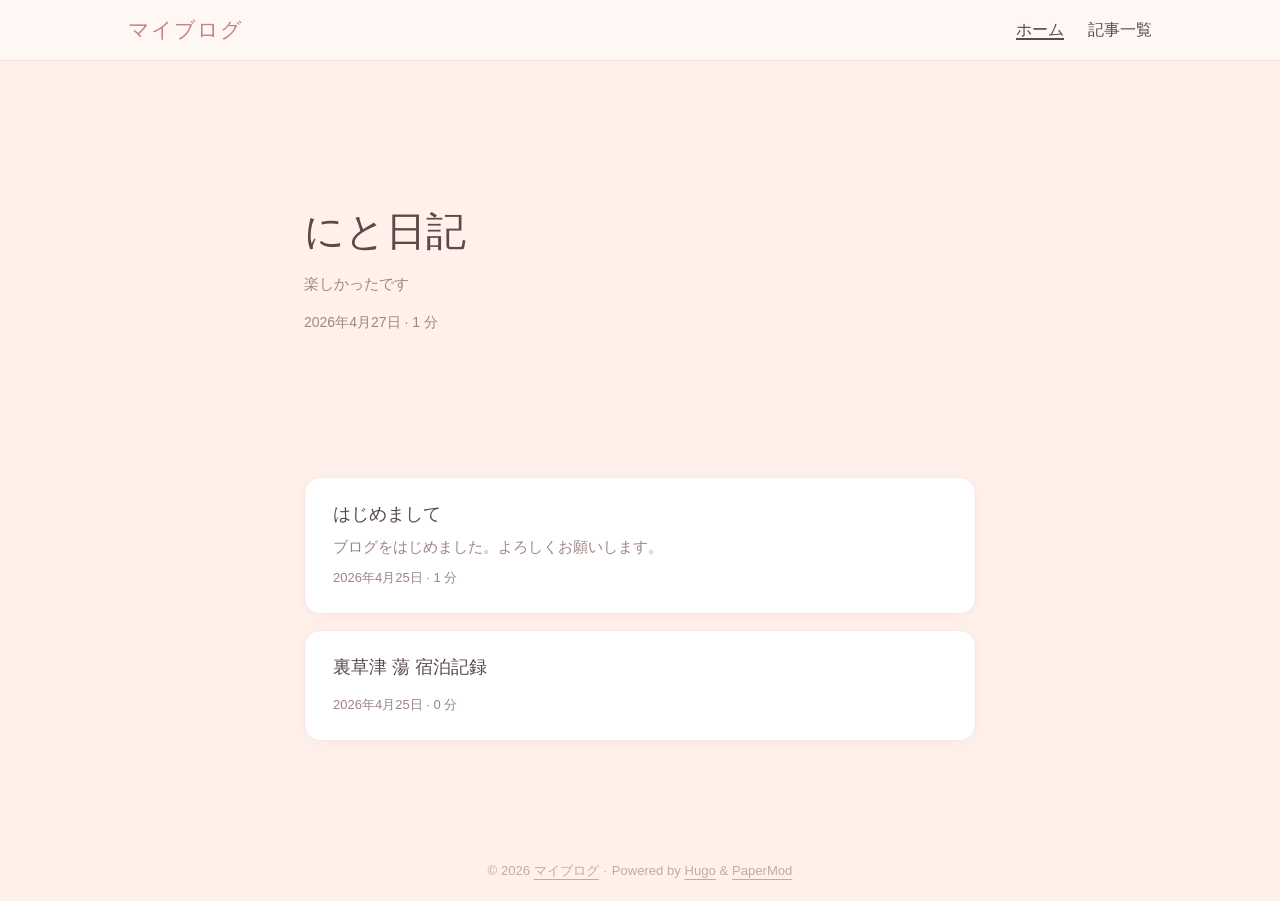
<file: index.html>
<!doctype html><html lang=ja dir=auto data-theme=auto><head><meta name=generator content="Hugo 0.160.1"><meta charset=utf-8><meta http-equiv=X-UA-Compatible content="IE=edge"><meta name=viewport content="width=device-width,initial-scale=1,shrink-to-fit=no"><meta name=robots content="index, follow"><title>マイブログ</title><meta name=description content="マイブログ"><meta name=author content><link rel=canonical href=https://my-blog.pages.dev/><link crossorigin=anonymous href=/assets/css/stylesheet.a21f10ceaceb6999eaa0fa94542dd4d9c0f89c5b6364242221279a5dacef98bc.css integrity="sha256-oh8QzqzraZnqoPqUVC3U2cD4nFtjZCQiISeaXazvmLw=" rel="preload stylesheet" as=style><link rel=icon href=https://my-blog.pages.dev/favicon.ico><link rel=icon type=image/png sizes=16x16 href=https://my-blog.pages.dev/favicon-16x16.png><link rel=icon type=image/png sizes=32x32 href=https://my-blog.pages.dev/favicon-32x32.png><link rel=apple-touch-icon href=https://my-blog.pages.dev/apple-touch-icon.png><link rel=mask-icon href=https://my-blog.pages.dev/safari-pinned-tab.svg><meta name=theme-color content="#2e2e33"><meta name=msapplication-TileColor content="#2e2e33"><link rel=alternate type=application/rss+xml href=https://my-blog.pages.dev/index.xml title=rss><link rel=alternate hreflang=ja href=https://my-blog.pages.dev/><noscript><style>#theme-toggle,.top-link{display:none}</style><style>@media(prefers-color-scheme:dark){:root{--theme:rgb(29, 30, 32);--entry:rgb(46, 46, 51);--primary:rgb(218, 218, 219);--secondary:rgb(155, 156, 157);--tertiary:rgb(65, 66, 68);--content:rgb(196, 196, 197);--code-block-bg:rgb(46, 46, 51);--code-bg:rgb(55, 56, 62);--border:rgb(51, 51, 51);color-scheme:dark}.list{background:var(--theme)}.toc{background:var(--entry)}}</style></noscript><script>localStorage.getItem("pref-theme")==="dark"?document.querySelector("html").dataset.theme="dark":localStorage.getItem("pref-theme")==="light"?document.querySelector("html").dataset.theme="light":window.matchMedia("(prefers-color-scheme: dark)").matches?document.querySelector("html").dataset.theme="dark":document.querySelector("html").dataset.theme="light"</script><meta property="og:url" content="https://my-blog.pages.dev/"><meta property="og:site_name" content="マイブログ"><meta property="og:title" content="マイブログ"><meta property="og:description" content="マイブログ"><meta property="og:locale" content="ja"><meta property="og:type" content="website"><meta name=twitter:card content="summary"><meta name=twitter:title content="マイブログ"><meta name=twitter:description content="マイブログ"><script type=application/ld+json>{"@context":"https://schema.org","@type":"Organization","name":"マイブログ","url":"https://my-blog.pages.dev/","description":"マイブログ","logo":"https://my-blog.pages.dev/favicon.ico","sameAs":[]}</script></head><body class=list id=top><header class=header><nav class=header-nav><div class=logo><a href=https://my-blog.pages.dev/ accesskey=h title="マイブログ (Alt + H)">マイブログ</a><div class=logo-switches><button id=theme-toggle class=theme-toggle accesskey=t title="(Alt + T)" aria-label="Toggle theme">
<svg class="moon" width="18" height="18" viewBox="0 0 24 24" fill="none" stroke="currentColor" stroke-width="2" stroke-linecap="round" stroke-linejoin="round"><path d="M21 12.79A9 9 0 1111.21 3 7 7 0 0021 12.79z"/></svg>
<svg class="sun" width="18" height="18" viewBox="0 0 24 24" fill="none" stroke="currentColor" stroke-width="2" stroke-linecap="round" stroke-linejoin="round"><circle cx="12" cy="12" r="5"/><line x1="12" y1="1" x2="12" y2="3"/><line x1="12" y1="21" x2="12" y2="23"/><line x1="4.22" y1="4.22" x2="5.64" y2="5.64"/><line x1="18.36" y1="18.36" x2="19.78" y2="19.78"/><line x1="1" y1="12" x2="3" y2="12"/><line x1="21" y1="12" x2="23" y2="12"/><line x1="4.22" y1="19.78" x2="5.64" y2="18.36"/><line x1="18.36" y1="5.64" x2="19.78" y2="4.22"/></svg></button></div></div><ul id=menu class=menu><li><a href=https://my-blog.pages.dev/ title=ホーム><span class=active>ホーム</span></a></li><li><a href=https://my-blog.pages.dev/posts/ title=記事一覧><span>記事一覧</span></a></li></ul></nav></header><main class=main><article class=first-entry><header class=entry-header><h2 class=entry-hint-parent>にと日記</h2></header><div class=entry-content><p>楽しかったです</p></div><footer class=entry-footer><span title='2026-04-27 00:00:00 +0000 UTC'>2026年4月27日</span>&nbsp;·&nbsp;<span>1 分</span></footer><a class=entry-link aria-label="post link to にと日記" href=https://my-blog.pages.dev/posts/post-1777303677182/></a></article><article class=post-entry><header class=entry-header><h2 class=entry-hint-parent>はじめまして</h2></header><div class=entry-content><p>ブログをはじめました。よろしくお願いします。</p></div><footer class=entry-footer><span title='2026-04-25 00:00:00 +0000 UTC'>2026年4月25日</span>&nbsp;·&nbsp;<span>1 分</span></footer><a class=entry-link aria-label="post link to はじめまして" href=https://my-blog.pages.dev/posts/hajimemashite/></a></article><article class=post-entry><header class=entry-header><h2 class=entry-hint-parent>裏草津 蕩 宿泊記録</h2></header><div class=entry-content><p></p></div><footer class=entry-footer><span title='2026-04-25 00:00:00 +0000 UTC'>2026年4月25日</span>&nbsp;·&nbsp;<span>0 分</span></footer><a class=entry-link aria-label="post link to 裏草津 蕩 宿泊記録" href=https://my-blog.pages.dev/posts/article2/></a></article></main><footer class=footer><span>&copy; 2026 <a href=https://my-blog.pages.dev/>マイブログ</a></span> ·
<span>Powered by
<a href=https://gohugo.io/ rel="noopener noreferrer" target=_blank>Hugo</a> &
<a href=https://github.com/adityatelange/hugo-PaperMod/ rel=noopener target=_blank>PaperMod</a></span></footer><a href=#top id=top-link class="top-link hidden" aria-label="go to top" title="Go to Top (Alt + G)" accesskey=g><svg viewBox="0 0 24 24" fill="none" stroke="currentColor" stroke-width="2" stroke-linecap="round" stroke-linejoin="round" class="feather feather-chevrons-up"><polyline points="17 11 12 6 7 11"/><polyline points="17 18 12 13 7 18"/></svg>
</a><script>let menu=document.getElementById("menu");if(menu){const e=localStorage.getItem("menu-scroll-position");e&&(menu.scrollLeft=parseInt(e,10)),menu.onscroll=function(){localStorage.setItem("menu-scroll-position",menu.scrollLeft)}}document.querySelectorAll('a[href^="#"]').forEach(e=>{e.addEventListener("click",function(e){e.preventDefault();var t=this.getAttribute("href").substr(1);window.matchMedia("(prefers-reduced-motion: reduce)").matches?document.querySelector(`[id='${decodeURIComponent(t)}']`).scrollIntoView():document.querySelector(`[id='${decodeURIComponent(t)}']`).scrollIntoView({behavior:"smooth"}),t==="top"?history.replaceState(null,null," "):history.pushState(null,null,`#${t}`)})})</script><script>var toplink=document.getElementById("top-link");window.onscroll=function(){const e=window.innerHeight;document.body.scrollTop>e||document.documentElement.scrollTop>e?toplink.classList.remove("hidden"):toplink.classList.add("hidden")}</script><script>document.getElementById("theme-toggle").addEventListener("click",()=>{const e=document.querySelector("html");e.dataset.theme==="dark"?(e.dataset.theme="light",localStorage.setItem("pref-theme","light")):(e.dataset.theme="dark",localStorage.setItem("pref-theme","dark"))})</script></body></html>
</file>
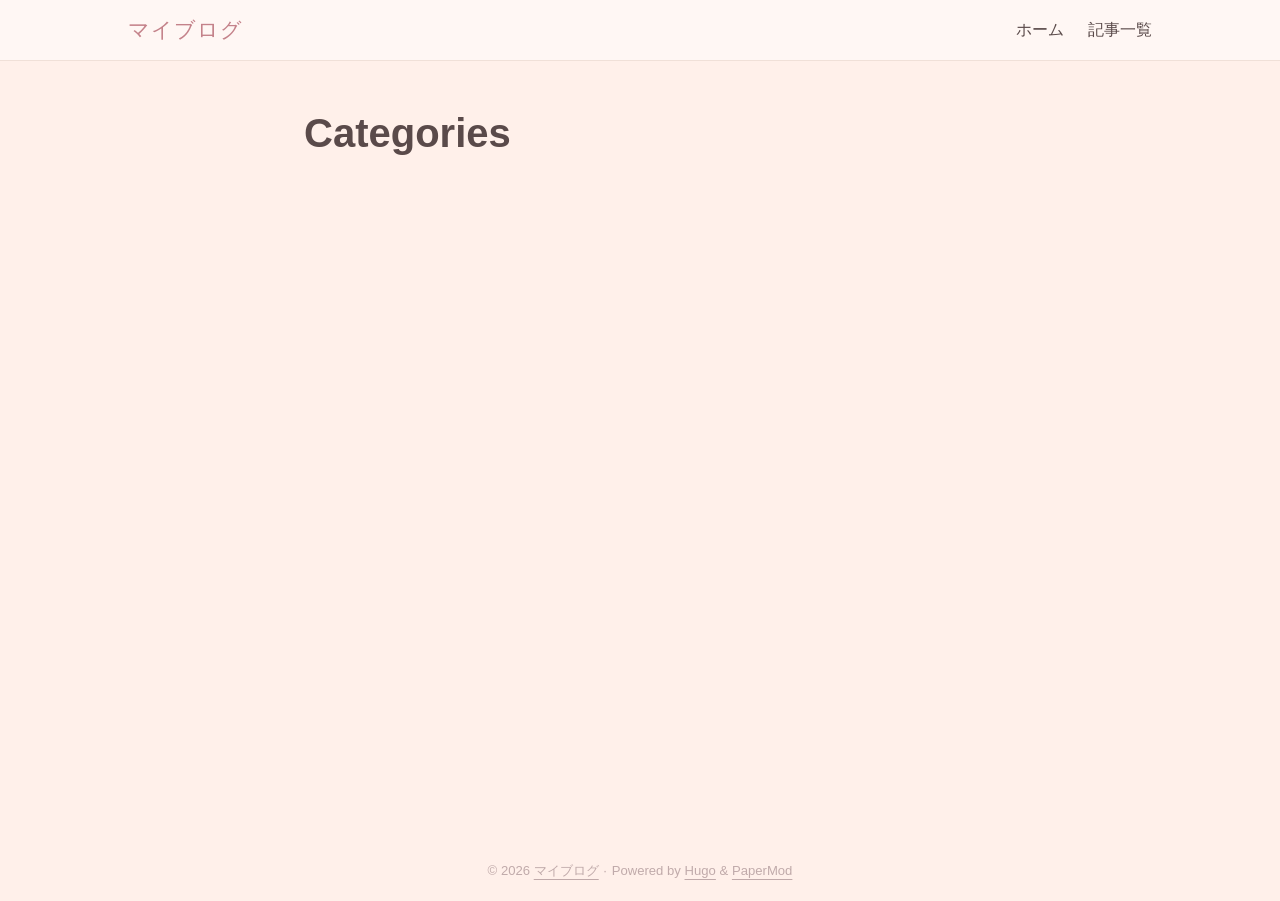
<file: categories/index.html>
<!doctype html><html lang=ja dir=auto data-theme=auto><head><meta charset=utf-8><meta http-equiv=X-UA-Compatible content="IE=edge"><meta name=viewport content="width=device-width,initial-scale=1,shrink-to-fit=no"><meta name=robots content="index, follow"><title>Categories | マイブログ</title><meta name=keywords content><meta name=description content="マイブログ"><meta name=author content><link rel=canonical href=https://my-blog.pages.dev/categories/><link crossorigin=anonymous href=/assets/css/stylesheet.a21f10ceaceb6999eaa0fa94542dd4d9c0f89c5b6364242221279a5dacef98bc.css integrity="sha256-oh8QzqzraZnqoPqUVC3U2cD4nFtjZCQiISeaXazvmLw=" rel="preload stylesheet" as=style><link rel=icon href=https://my-blog.pages.dev/favicon.ico><link rel=icon type=image/png sizes=16x16 href=https://my-blog.pages.dev/favicon-16x16.png><link rel=icon type=image/png sizes=32x32 href=https://my-blog.pages.dev/favicon-32x32.png><link rel=apple-touch-icon href=https://my-blog.pages.dev/apple-touch-icon.png><link rel=mask-icon href=https://my-blog.pages.dev/safari-pinned-tab.svg><meta name=theme-color content="#2e2e33"><meta name=msapplication-TileColor content="#2e2e33"><link rel=alternate type=application/rss+xml href=https://my-blog.pages.dev/categories/index.xml title=rss><link rel=alternate hreflang=ja href=https://my-blog.pages.dev/categories/><noscript><style>#theme-toggle,.top-link{display:none}</style><style>@media(prefers-color-scheme:dark){:root{--theme:rgb(29, 30, 32);--entry:rgb(46, 46, 51);--primary:rgb(218, 218, 219);--secondary:rgb(155, 156, 157);--tertiary:rgb(65, 66, 68);--content:rgb(196, 196, 197);--code-block-bg:rgb(46, 46, 51);--code-bg:rgb(55, 56, 62);--border:rgb(51, 51, 51);color-scheme:dark}.list{background:var(--theme)}.toc{background:var(--entry)}}</style></noscript><script>localStorage.getItem("pref-theme")==="dark"?document.querySelector("html").dataset.theme="dark":localStorage.getItem("pref-theme")==="light"?document.querySelector("html").dataset.theme="light":window.matchMedia("(prefers-color-scheme: dark)").matches?document.querySelector("html").dataset.theme="dark":document.querySelector("html").dataset.theme="light"</script><meta property="og:url" content="https://my-blog.pages.dev/categories/"><meta property="og:site_name" content="マイブログ"><meta property="og:title" content="Categories"><meta property="og:description" content="マイブログ"><meta property="og:locale" content="ja"><meta property="og:type" content="website"><meta name=twitter:card content="summary"><meta name=twitter:title content="Categories"><meta name=twitter:description content="マイブログ"></head><body class=list id=top><header class=header><nav class=header-nav><div class=logo><a href=https://my-blog.pages.dev/ accesskey=h title="マイブログ (Alt + H)">マイブログ</a><div class=logo-switches><button id=theme-toggle class=theme-toggle accesskey=t title="(Alt + T)" aria-label="Toggle theme">
<svg class="moon" width="18" height="18" viewBox="0 0 24 24" fill="none" stroke="currentColor" stroke-width="2" stroke-linecap="round" stroke-linejoin="round"><path d="M21 12.79A9 9 0 1111.21 3 7 7 0 0021 12.79z"/></svg>
<svg class="sun" width="18" height="18" viewBox="0 0 24 24" fill="none" stroke="currentColor" stroke-width="2" stroke-linecap="round" stroke-linejoin="round"><circle cx="12" cy="12" r="5"/><line x1="12" y1="1" x2="12" y2="3"/><line x1="12" y1="21" x2="12" y2="23"/><line x1="4.22" y1="4.22" x2="5.64" y2="5.64"/><line x1="18.36" y1="18.36" x2="19.78" y2="19.78"/><line x1="1" y1="12" x2="3" y2="12"/><line x1="21" y1="12" x2="23" y2="12"/><line x1="4.22" y1="19.78" x2="5.64" y2="18.36"/><line x1="18.36" y1="5.64" x2="19.78" y2="4.22"/></svg></button></div></div><ul id=menu class=menu><li><a href=https://my-blog.pages.dev/ title=ホーム><span>ホーム</span></a></li><li><a href=https://my-blog.pages.dev/posts/ title=記事一覧><span>記事一覧</span></a></li></ul></nav></header><main class=main><header class=page-header><h1>Categories</h1></header><ul class=terms-tags></ul></main><footer class=footer><span>&copy; 2026 <a href=https://my-blog.pages.dev/>マイブログ</a></span> ·
<span>Powered by
<a href=https://gohugo.io/ rel="noopener noreferrer" target=_blank>Hugo</a> &
<a href=https://github.com/adityatelange/hugo-PaperMod/ rel=noopener target=_blank>PaperMod</a></span></footer><a href=#top id=top-link class="top-link hidden" aria-label="go to top" title="Go to Top (Alt + G)" accesskey=g><svg viewBox="0 0 24 24" fill="none" stroke="currentColor" stroke-width="2" stroke-linecap="round" stroke-linejoin="round" class="feather feather-chevrons-up"><polyline points="17 11 12 6 7 11"/><polyline points="17 18 12 13 7 18"/></svg>
</a><script>let menu=document.getElementById("menu");if(menu){const e=localStorage.getItem("menu-scroll-position");e&&(menu.scrollLeft=parseInt(e,10)),menu.onscroll=function(){localStorage.setItem("menu-scroll-position",menu.scrollLeft)}}document.querySelectorAll('a[href^="#"]').forEach(e=>{e.addEventListener("click",function(e){e.preventDefault();var t=this.getAttribute("href").substr(1);window.matchMedia("(prefers-reduced-motion: reduce)").matches?document.querySelector(`[id='${decodeURIComponent(t)}']`).scrollIntoView():document.querySelector(`[id='${decodeURIComponent(t)}']`).scrollIntoView({behavior:"smooth"}),t==="top"?history.replaceState(null,null," "):history.pushState(null,null,`#${t}`)})})</script><script>var toplink=document.getElementById("top-link");window.onscroll=function(){const e=window.innerHeight;document.body.scrollTop>e||document.documentElement.scrollTop>e?toplink.classList.remove("hidden"):toplink.classList.add("hidden")}</script><script>document.getElementById("theme-toggle").addEventListener("click",()=>{const e=document.querySelector("html");e.dataset.theme==="dark"?(e.dataset.theme="light",localStorage.setItem("pref-theme","light")):(e.dataset.theme="dark",localStorage.setItem("pref-theme","dark"))})</script></body></html>
</file>
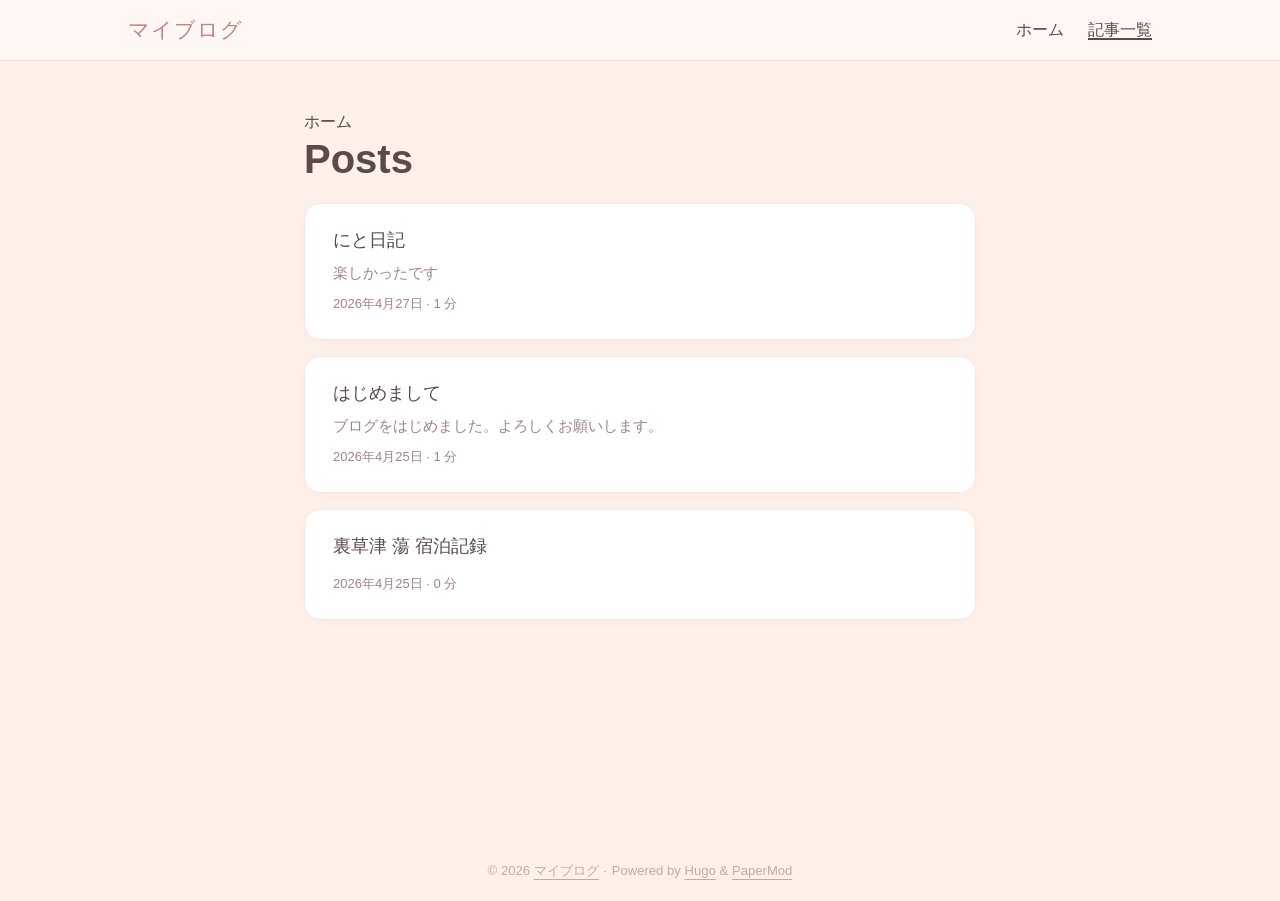
<file: posts/index.html>
<!doctype html><html lang=ja dir=auto data-theme=auto><head><meta charset=utf-8><meta http-equiv=X-UA-Compatible content="IE=edge"><meta name=viewport content="width=device-width,initial-scale=1,shrink-to-fit=no"><meta name=robots content="index, follow"><title>Posts | マイブログ</title><meta name=keywords content><meta name=description content="Posts - マイブログ"><meta name=author content><link rel=canonical href=https://my-blog.pages.dev/posts/><link crossorigin=anonymous href=/assets/css/stylesheet.a21f10ceaceb6999eaa0fa94542dd4d9c0f89c5b6364242221279a5dacef98bc.css integrity="sha256-oh8QzqzraZnqoPqUVC3U2cD4nFtjZCQiISeaXazvmLw=" rel="preload stylesheet" as=style><link rel=icon href=https://my-blog.pages.dev/favicon.ico><link rel=icon type=image/png sizes=16x16 href=https://my-blog.pages.dev/favicon-16x16.png><link rel=icon type=image/png sizes=32x32 href=https://my-blog.pages.dev/favicon-32x32.png><link rel=apple-touch-icon href=https://my-blog.pages.dev/apple-touch-icon.png><link rel=mask-icon href=https://my-blog.pages.dev/safari-pinned-tab.svg><meta name=theme-color content="#2e2e33"><meta name=msapplication-TileColor content="#2e2e33"><link rel=alternate type=application/rss+xml href=https://my-blog.pages.dev/posts/index.xml title=rss><link rel=alternate hreflang=ja href=https://my-blog.pages.dev/posts/><noscript><style>#theme-toggle,.top-link{display:none}</style><style>@media(prefers-color-scheme:dark){:root{--theme:rgb(29, 30, 32);--entry:rgb(46, 46, 51);--primary:rgb(218, 218, 219);--secondary:rgb(155, 156, 157);--tertiary:rgb(65, 66, 68);--content:rgb(196, 196, 197);--code-block-bg:rgb(46, 46, 51);--code-bg:rgb(55, 56, 62);--border:rgb(51, 51, 51);color-scheme:dark}.list{background:var(--theme)}.toc{background:var(--entry)}}</style></noscript><script>localStorage.getItem("pref-theme")==="dark"?document.querySelector("html").dataset.theme="dark":localStorage.getItem("pref-theme")==="light"?document.querySelector("html").dataset.theme="light":window.matchMedia("(prefers-color-scheme: dark)").matches?document.querySelector("html").dataset.theme="dark":document.querySelector("html").dataset.theme="light"</script><meta property="og:url" content="https://my-blog.pages.dev/posts/"><meta property="og:site_name" content="マイブログ"><meta property="og:title" content="Posts"><meta property="og:description" content="マイブログ"><meta property="og:locale" content="ja"><meta property="og:type" content="website"><meta name=twitter:card content="summary"><meta name=twitter:title content="Posts"><meta name=twitter:description content="マイブログ"><script type=application/ld+json>{"@context":"https://schema.org","@type":"BreadcrumbList","itemListElement":[{"@type":"ListItem","position":1,"name":"Posts","item":"https://my-blog.pages.dev/posts/"}]}</script></head><body class=list id=top><header class=header><nav class=header-nav><div class=logo><a href=https://my-blog.pages.dev/ accesskey=h title="マイブログ (Alt + H)">マイブログ</a><div class=logo-switches><button id=theme-toggle class=theme-toggle accesskey=t title="(Alt + T)" aria-label="Toggle theme">
<svg class="moon" width="18" height="18" viewBox="0 0 24 24" fill="none" stroke="currentColor" stroke-width="2" stroke-linecap="round" stroke-linejoin="round"><path d="M21 12.79A9 9 0 1111.21 3 7 7 0 0021 12.79z"/></svg>
<svg class="sun" width="18" height="18" viewBox="0 0 24 24" fill="none" stroke="currentColor" stroke-width="2" stroke-linecap="round" stroke-linejoin="round"><circle cx="12" cy="12" r="5"/><line x1="12" y1="1" x2="12" y2="3"/><line x1="12" y1="21" x2="12" y2="23"/><line x1="4.22" y1="4.22" x2="5.64" y2="5.64"/><line x1="18.36" y1="18.36" x2="19.78" y2="19.78"/><line x1="1" y1="12" x2="3" y2="12"/><line x1="21" y1="12" x2="23" y2="12"/><line x1="4.22" y1="19.78" x2="5.64" y2="18.36"/><line x1="18.36" y1="5.64" x2="19.78" y2="4.22"/></svg></button></div></div><ul id=menu class=menu><li><a href=https://my-blog.pages.dev/ title=ホーム><span>ホーム</span></a></li><li><a href=https://my-blog.pages.dev/posts/ title=記事一覧><span class=active>記事一覧</span></a></li></ul></nav></header><main class=main><header class=page-header><nav class=breadcrumbs role=navigation aria-label=Breadcrumb><a href=https://my-blog.pages.dev/>ホーム</a></nav><h1>Posts</h1></header><article class=post-entry><header class=entry-header><h2 class=entry-hint-parent>にと日記</h2></header><div class=entry-content><p>楽しかったです</p></div><footer class=entry-footer><span title='2026-04-27 00:00:00 +0000 UTC'>2026年4月27日</span>&nbsp;·&nbsp;<span>1 分</span></footer><a class=entry-link aria-label="post link to にと日記" href=https://my-blog.pages.dev/posts/post-1777303677182/></a></article><article class=post-entry><header class=entry-header><h2 class=entry-hint-parent>はじめまして</h2></header><div class=entry-content><p>ブログをはじめました。よろしくお願いします。</p></div><footer class=entry-footer><span title='2026-04-25 00:00:00 +0000 UTC'>2026年4月25日</span>&nbsp;·&nbsp;<span>1 分</span></footer><a class=entry-link aria-label="post link to はじめまして" href=https://my-blog.pages.dev/posts/hajimemashite/></a></article><article class=post-entry><header class=entry-header><h2 class=entry-hint-parent>裏草津 蕩 宿泊記録</h2></header><div class=entry-content><p></p></div><footer class=entry-footer><span title='2026-04-25 00:00:00 +0000 UTC'>2026年4月25日</span>&nbsp;·&nbsp;<span>0 分</span></footer><a class=entry-link aria-label="post link to 裏草津 蕩 宿泊記録" href=https://my-blog.pages.dev/posts/article2/></a></article></main><footer class=footer><span>&copy; 2026 <a href=https://my-blog.pages.dev/>マイブログ</a></span> ·
<span>Powered by
<a href=https://gohugo.io/ rel="noopener noreferrer" target=_blank>Hugo</a> &
<a href=https://github.com/adityatelange/hugo-PaperMod/ rel=noopener target=_blank>PaperMod</a></span></footer><a href=#top id=top-link class="top-link hidden" aria-label="go to top" title="Go to Top (Alt + G)" accesskey=g><svg viewBox="0 0 24 24" fill="none" stroke="currentColor" stroke-width="2" stroke-linecap="round" stroke-linejoin="round" class="feather feather-chevrons-up"><polyline points="17 11 12 6 7 11"/><polyline points="17 18 12 13 7 18"/></svg>
</a><script>let menu=document.getElementById("menu");if(menu){const e=localStorage.getItem("menu-scroll-position");e&&(menu.scrollLeft=parseInt(e,10)),menu.onscroll=function(){localStorage.setItem("menu-scroll-position",menu.scrollLeft)}}document.querySelectorAll('a[href^="#"]').forEach(e=>{e.addEventListener("click",function(e){e.preventDefault();var t=this.getAttribute("href").substr(1);window.matchMedia("(prefers-reduced-motion: reduce)").matches?document.querySelector(`[id='${decodeURIComponent(t)}']`).scrollIntoView():document.querySelector(`[id='${decodeURIComponent(t)}']`).scrollIntoView({behavior:"smooth"}),t==="top"?history.replaceState(null,null," "):history.pushState(null,null,`#${t}`)})})</script><script>var toplink=document.getElementById("top-link");window.onscroll=function(){const e=window.innerHeight;document.body.scrollTop>e||document.documentElement.scrollTop>e?toplink.classList.remove("hidden"):toplink.classList.add("hidden")}</script><script>document.getElementById("theme-toggle").addEventListener("click",()=>{const e=document.querySelector("html");e.dataset.theme==="dark"?(e.dataset.theme="light",localStorage.setItem("pref-theme","light")):(e.dataset.theme="dark",localStorage.setItem("pref-theme","dark"))})</script></body></html>
</file>
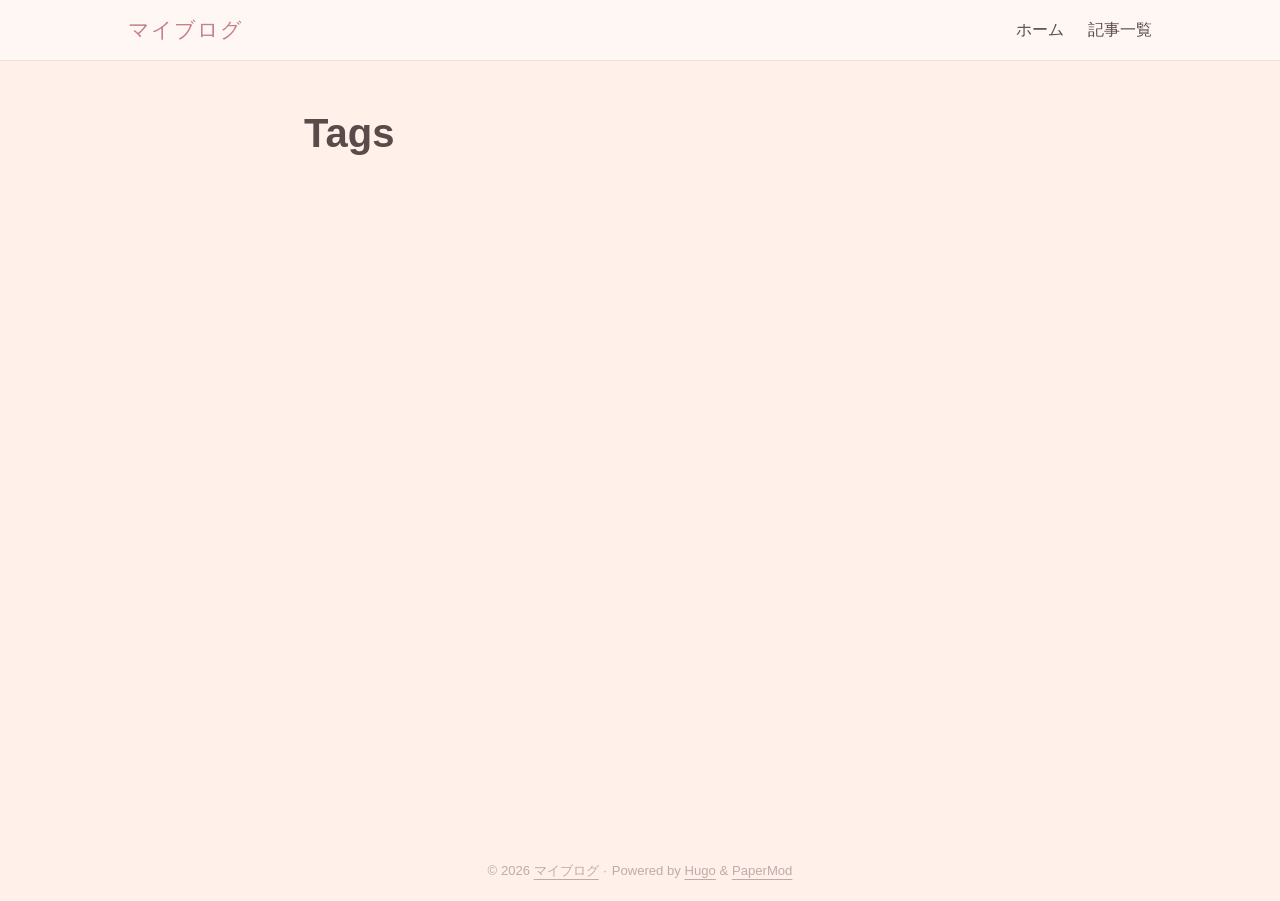
<file: tags/index.html>
<!doctype html><html lang=ja dir=auto data-theme=auto><head><meta charset=utf-8><meta http-equiv=X-UA-Compatible content="IE=edge"><meta name=viewport content="width=device-width,initial-scale=1,shrink-to-fit=no"><meta name=robots content="index, follow"><title>Tags | マイブログ</title><meta name=keywords content><meta name=description content="マイブログ"><meta name=author content><link rel=canonical href=https://my-blog.pages.dev/tags/><link crossorigin=anonymous href=/assets/css/stylesheet.a21f10ceaceb6999eaa0fa94542dd4d9c0f89c5b6364242221279a5dacef98bc.css integrity="sha256-oh8QzqzraZnqoPqUVC3U2cD4nFtjZCQiISeaXazvmLw=" rel="preload stylesheet" as=style><link rel=icon href=https://my-blog.pages.dev/favicon.ico><link rel=icon type=image/png sizes=16x16 href=https://my-blog.pages.dev/favicon-16x16.png><link rel=icon type=image/png sizes=32x32 href=https://my-blog.pages.dev/favicon-32x32.png><link rel=apple-touch-icon href=https://my-blog.pages.dev/apple-touch-icon.png><link rel=mask-icon href=https://my-blog.pages.dev/safari-pinned-tab.svg><meta name=theme-color content="#2e2e33"><meta name=msapplication-TileColor content="#2e2e33"><link rel=alternate type=application/rss+xml href=https://my-blog.pages.dev/tags/index.xml title=rss><link rel=alternate hreflang=ja href=https://my-blog.pages.dev/tags/><noscript><style>#theme-toggle,.top-link{display:none}</style><style>@media(prefers-color-scheme:dark){:root{--theme:rgb(29, 30, 32);--entry:rgb(46, 46, 51);--primary:rgb(218, 218, 219);--secondary:rgb(155, 156, 157);--tertiary:rgb(65, 66, 68);--content:rgb(196, 196, 197);--code-block-bg:rgb(46, 46, 51);--code-bg:rgb(55, 56, 62);--border:rgb(51, 51, 51);color-scheme:dark}.list{background:var(--theme)}.toc{background:var(--entry)}}</style></noscript><script>localStorage.getItem("pref-theme")==="dark"?document.querySelector("html").dataset.theme="dark":localStorage.getItem("pref-theme")==="light"?document.querySelector("html").dataset.theme="light":window.matchMedia("(prefers-color-scheme: dark)").matches?document.querySelector("html").dataset.theme="dark":document.querySelector("html").dataset.theme="light"</script><meta property="og:url" content="https://my-blog.pages.dev/tags/"><meta property="og:site_name" content="マイブログ"><meta property="og:title" content="Tags"><meta property="og:description" content="マイブログ"><meta property="og:locale" content="ja"><meta property="og:type" content="website"><meta name=twitter:card content="summary"><meta name=twitter:title content="Tags"><meta name=twitter:description content="マイブログ"></head><body class=list id=top><header class=header><nav class=header-nav><div class=logo><a href=https://my-blog.pages.dev/ accesskey=h title="マイブログ (Alt + H)">マイブログ</a><div class=logo-switches><button id=theme-toggle class=theme-toggle accesskey=t title="(Alt + T)" aria-label="Toggle theme">
<svg class="moon" width="18" height="18" viewBox="0 0 24 24" fill="none" stroke="currentColor" stroke-width="2" stroke-linecap="round" stroke-linejoin="round"><path d="M21 12.79A9 9 0 1111.21 3 7 7 0 0021 12.79z"/></svg>
<svg class="sun" width="18" height="18" viewBox="0 0 24 24" fill="none" stroke="currentColor" stroke-width="2" stroke-linecap="round" stroke-linejoin="round"><circle cx="12" cy="12" r="5"/><line x1="12" y1="1" x2="12" y2="3"/><line x1="12" y1="21" x2="12" y2="23"/><line x1="4.22" y1="4.22" x2="5.64" y2="5.64"/><line x1="18.36" y1="18.36" x2="19.78" y2="19.78"/><line x1="1" y1="12" x2="3" y2="12"/><line x1="21" y1="12" x2="23" y2="12"/><line x1="4.22" y1="19.78" x2="5.64" y2="18.36"/><line x1="18.36" y1="5.64" x2="19.78" y2="4.22"/></svg></button></div></div><ul id=menu class=menu><li><a href=https://my-blog.pages.dev/ title=ホーム><span>ホーム</span></a></li><li><a href=https://my-blog.pages.dev/posts/ title=記事一覧><span>記事一覧</span></a></li></ul></nav></header><main class=main><header class=page-header><h1>Tags</h1></header><ul class=terms-tags></ul></main><footer class=footer><span>&copy; 2026 <a href=https://my-blog.pages.dev/>マイブログ</a></span> ·
<span>Powered by
<a href=https://gohugo.io/ rel="noopener noreferrer" target=_blank>Hugo</a> &
<a href=https://github.com/adityatelange/hugo-PaperMod/ rel=noopener target=_blank>PaperMod</a></span></footer><a href=#top id=top-link class="top-link hidden" aria-label="go to top" title="Go to Top (Alt + G)" accesskey=g><svg viewBox="0 0 24 24" fill="none" stroke="currentColor" stroke-width="2" stroke-linecap="round" stroke-linejoin="round" class="feather feather-chevrons-up"><polyline points="17 11 12 6 7 11"/><polyline points="17 18 12 13 7 18"/></svg>
</a><script>let menu=document.getElementById("menu");if(menu){const e=localStorage.getItem("menu-scroll-position");e&&(menu.scrollLeft=parseInt(e,10)),menu.onscroll=function(){localStorage.setItem("menu-scroll-position",menu.scrollLeft)}}document.querySelectorAll('a[href^="#"]').forEach(e=>{e.addEventListener("click",function(e){e.preventDefault();var t=this.getAttribute("href").substr(1);window.matchMedia("(prefers-reduced-motion: reduce)").matches?document.querySelector(`[id='${decodeURIComponent(t)}']`).scrollIntoView():document.querySelector(`[id='${decodeURIComponent(t)}']`).scrollIntoView({behavior:"smooth"}),t==="top"?history.replaceState(null,null," "):history.pushState(null,null,`#${t}`)})})</script><script>var toplink=document.getElementById("top-link");window.onscroll=function(){const e=window.innerHeight;document.body.scrollTop>e||document.documentElement.scrollTop>e?toplink.classList.remove("hidden"):toplink.classList.add("hidden")}</script><script>document.getElementById("theme-toggle").addEventListener("click",()=>{const e=document.querySelector("html");e.dataset.theme==="dark"?(e.dataset.theme="light",localStorage.setItem("pref-theme","light")):(e.dataset.theme="dark",localStorage.setItem("pref-theme","dark"))})</script></body></html>
</file>
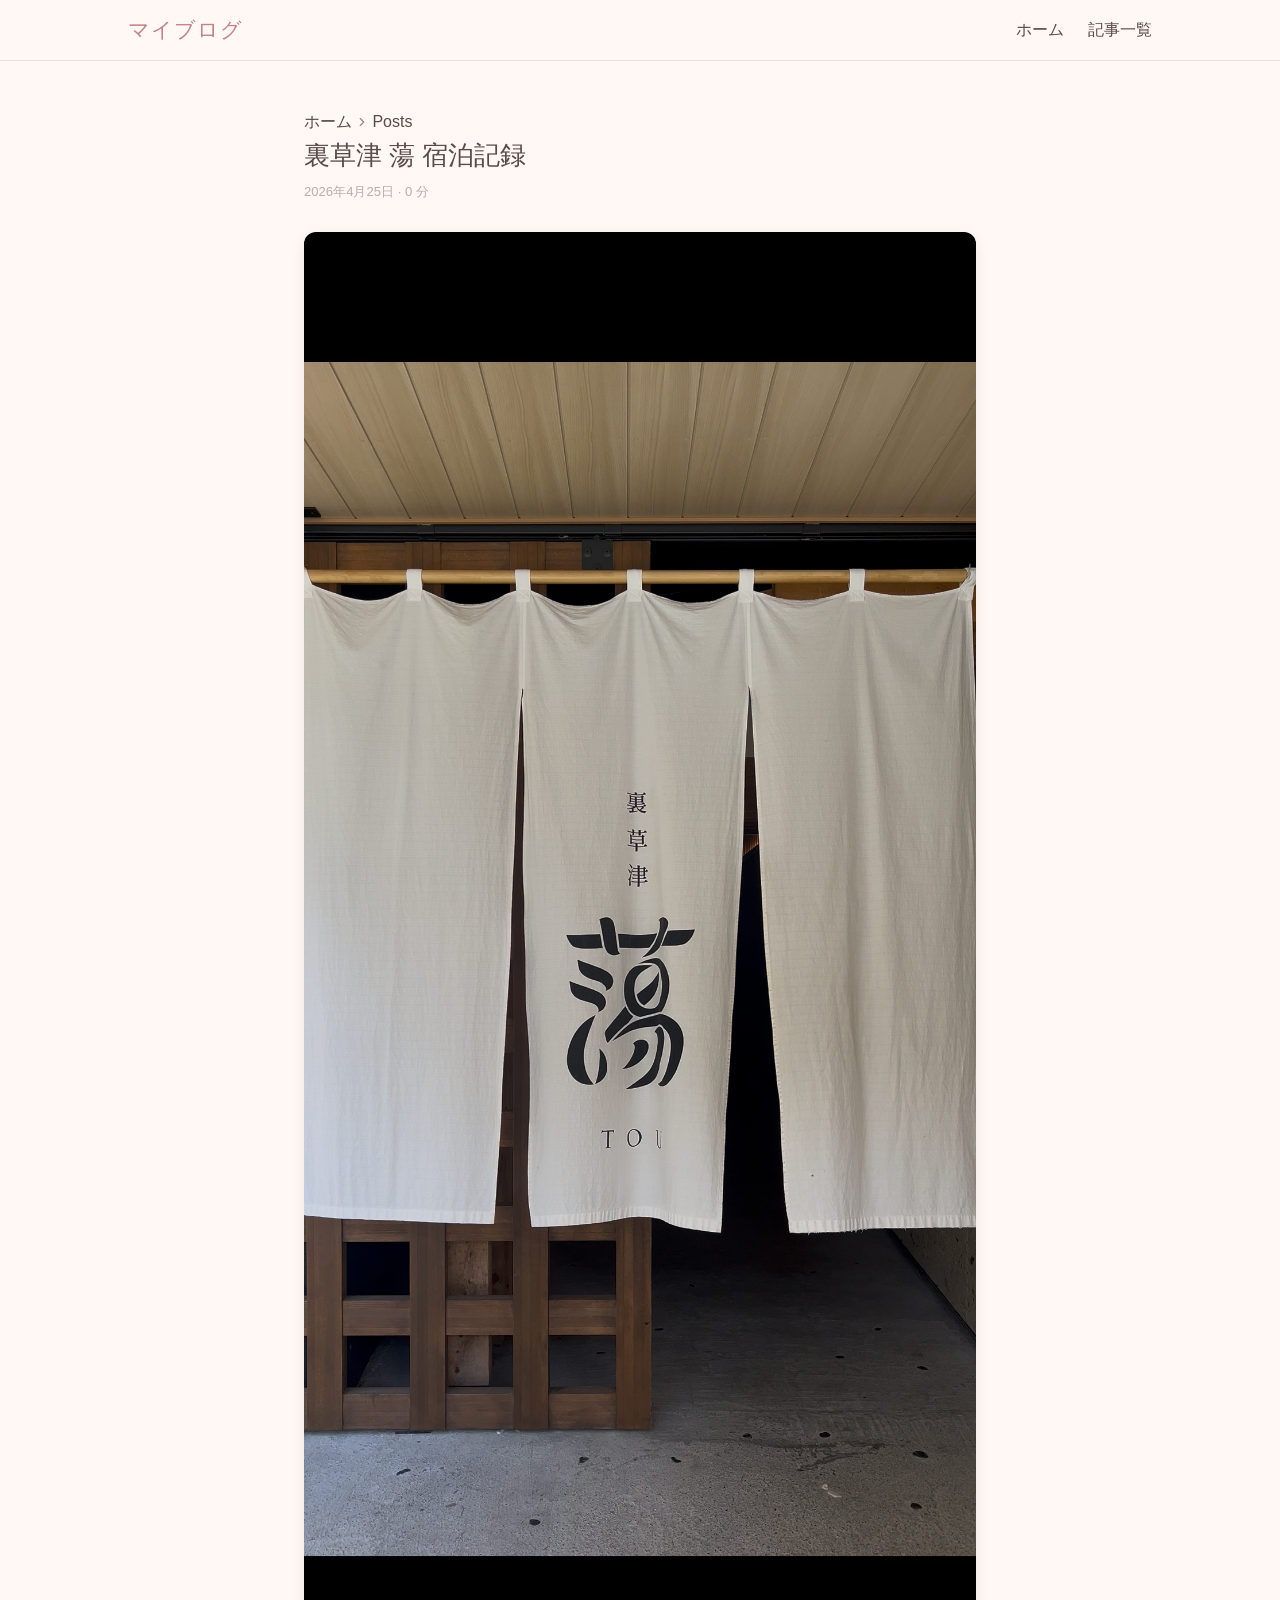
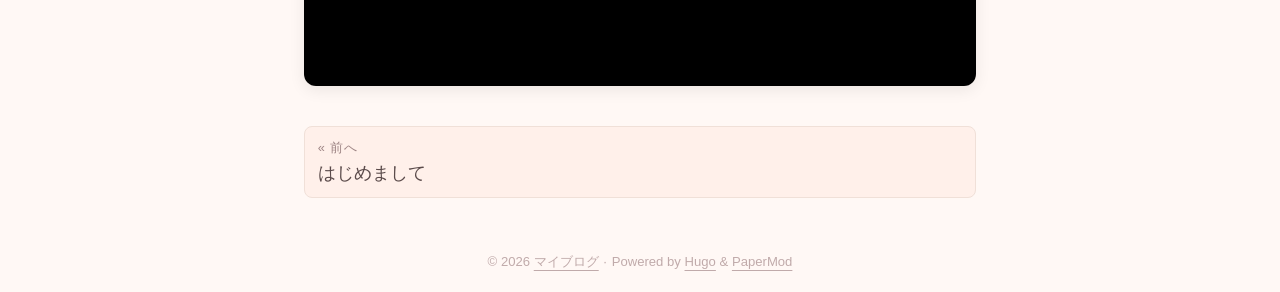
<file: posts/article2/index.html>
<!doctype html><html lang=ja dir=auto data-theme=auto><head><meta charset=utf-8><meta http-equiv=X-UA-Compatible content="IE=edge"><meta name=viewport content="width=device-width,initial-scale=1,shrink-to-fit=no"><meta name=robots content="index, follow"><title>裏草津 蕩 宿泊記録 | マイブログ</title><meta name=keywords content><meta name=description content><meta name=author content><link rel=canonical href=https://my-blog.pages.dev/posts/article2/><link crossorigin=anonymous href=/assets/css/stylesheet.a21f10ceaceb6999eaa0fa94542dd4d9c0f89c5b6364242221279a5dacef98bc.css integrity="sha256-oh8QzqzraZnqoPqUVC3U2cD4nFtjZCQiISeaXazvmLw=" rel="preload stylesheet" as=style><link rel=icon href=https://my-blog.pages.dev/favicon.ico><link rel=icon type=image/png sizes=16x16 href=https://my-blog.pages.dev/favicon-16x16.png><link rel=icon type=image/png sizes=32x32 href=https://my-blog.pages.dev/favicon-32x32.png><link rel=apple-touch-icon href=https://my-blog.pages.dev/apple-touch-icon.png><link rel=mask-icon href=https://my-blog.pages.dev/safari-pinned-tab.svg><meta name=theme-color content="#2e2e33"><meta name=msapplication-TileColor content="#2e2e33"><link rel=alternate hreflang=ja href=https://my-blog.pages.dev/posts/article2/><noscript><style>#theme-toggle,.top-link{display:none}</style><style>@media(prefers-color-scheme:dark){:root{--theme:rgb(29, 30, 32);--entry:rgb(46, 46, 51);--primary:rgb(218, 218, 219);--secondary:rgb(155, 156, 157);--tertiary:rgb(65, 66, 68);--content:rgb(196, 196, 197);--code-block-bg:rgb(46, 46, 51);--code-bg:rgb(55, 56, 62);--border:rgb(51, 51, 51);color-scheme:dark}.list{background:var(--theme)}.toc{background:var(--entry)}}</style></noscript><script>localStorage.getItem("pref-theme")==="dark"?document.querySelector("html").dataset.theme="dark":localStorage.getItem("pref-theme")==="light"?document.querySelector("html").dataset.theme="light":window.matchMedia("(prefers-color-scheme: dark)").matches?document.querySelector("html").dataset.theme="dark":document.querySelector("html").dataset.theme="light"</script><meta property="og:url" content="https://my-blog.pages.dev/posts/article2/"><meta property="og:site_name" content="マイブログ"><meta property="og:title" content="裏草津 蕩 宿泊記録"><meta property="og:description" content><meta property="og:locale" content="ja"><meta property="og:type" content="article"><meta property="article:section" content="posts"><meta property="article:published_time" content="2026-04-25T00:00:00+00:00"><meta property="article:modified_time" content="2026-04-25T00:00:00+00:00"><meta name=twitter:card content="summary"><meta name=twitter:title content="裏草津 蕩 宿泊記録"><meta name=twitter:description content><script type=application/ld+json>{"@context":"https://schema.org","@type":"BreadcrumbList","itemListElement":[{"@type":"ListItem","position":1,"name":"Posts","item":"https://my-blog.pages.dev/posts/"},{"@type":"ListItem","position":2,"name":"裏草津 蕩 宿泊記録","item":"https://my-blog.pages.dev/posts/article2/"}]}</script><script type=application/ld+json>{"@context":"https://schema.org","@type":"BlogPosting","headline":"裏草津 蕩 宿泊記録","name":"裏草津 蕩 宿泊記録","description":"\n","keywords":[],"articleBody":"\n","wordCount":"0","inLanguage":"ja","datePublished":"2026-04-25T00:00:00Z","dateModified":"2026-04-25T00:00:00Z","mainEntityOfPage":{"@type":"WebPage","@id":"https://my-blog.pages.dev/posts/article2/"},"publisher":{"@type":"Organization","name":"マイブログ","logo":{"@type":"ImageObject","url":"https://my-blog.pages.dev/favicon.ico"}}}</script></head><body id=top><header class=header><nav class=header-nav><div class=logo><a href=https://my-blog.pages.dev/ accesskey=h title="マイブログ (Alt + H)">マイブログ</a><div class=logo-switches><button id=theme-toggle class=theme-toggle accesskey=t title="(Alt + T)" aria-label="Toggle theme">
<svg class="moon" width="18" height="18" viewBox="0 0 24 24" fill="none" stroke="currentColor" stroke-width="2" stroke-linecap="round" stroke-linejoin="round"><path d="M21 12.79A9 9 0 1111.21 3 7 7 0 0021 12.79z"/></svg>
<svg class="sun" width="18" height="18" viewBox="0 0 24 24" fill="none" stroke="currentColor" stroke-width="2" stroke-linecap="round" stroke-linejoin="round"><circle cx="12" cy="12" r="5"/><line x1="12" y1="1" x2="12" y2="3"/><line x1="12" y1="21" x2="12" y2="23"/><line x1="4.22" y1="4.22" x2="5.64" y2="5.64"/><line x1="18.36" y1="18.36" x2="19.78" y2="19.78"/><line x1="1" y1="12" x2="3" y2="12"/><line x1="21" y1="12" x2="23" y2="12"/><line x1="4.22" y1="19.78" x2="5.64" y2="18.36"/><line x1="18.36" y1="5.64" x2="19.78" y2="4.22"/></svg></button></div></div><ul id=menu class=menu><li><a href=https://my-blog.pages.dev/ title=ホーム><span>ホーム</span></a></li><li><a href=https://my-blog.pages.dev/posts/ title=記事一覧><span>記事一覧</span></a></li></ul></nav></header><main class=main><article class=post-single><header class=post-header><nav class=breadcrumbs role=navigation aria-label=Breadcrumb><a href=https://my-blog.pages.dev/>ホーム</a>
<svg viewBox="0 0 24 24" fill="none" stroke="currentColor" stroke-width="2" stroke-linecap="round" stroke-linejoin="round" class="feather feather-chevron-right"><polyline points="9 18 15 12 9 6"/></svg>
<a href=https://my-blog.pages.dev/posts/>Posts</a></nav><h1 class="post-title entry-hint-parent">裏草津 蕩 宿泊記録</h1><div class=post-meta><span title='2026-04-25 00:00:00 +0000 UTC'>2026年4月25日</span>&nbsp;·&nbsp;<span>0 分</span></div></header><div class="post-content md-content"><p><img alt="裏草津 蕩" loading=lazy src=/%E6%9C%80%E6%96%B0%E3%81%AE%E5%86%99%E7%9C%9F%E3%82%92%E8%A1%A8%E7%A4%BA.png></p></div><footer class=post-footer><ul class=post-tags></ul><nav class=paginav><a class=prev href=https://my-blog.pages.dev/posts/hajimemashite/><span class=title>« 前へ</span>
<span>はじめまして</span></a></nav></footer></article></main><footer class=footer><span>&copy; 2026 <a href=https://my-blog.pages.dev/>マイブログ</a></span> ·
<span>Powered by
<a href=https://gohugo.io/ rel="noopener noreferrer" target=_blank>Hugo</a> &
<a href=https://github.com/adityatelange/hugo-PaperMod/ rel=noopener target=_blank>PaperMod</a></span></footer><a href=#top id=top-link class="top-link hidden" aria-label="go to top" title="Go to Top (Alt + G)" accesskey=g><svg viewBox="0 0 24 24" fill="none" stroke="currentColor" stroke-width="2" stroke-linecap="round" stroke-linejoin="round" class="feather feather-chevrons-up"><polyline points="17 11 12 6 7 11"/><polyline points="17 18 12 13 7 18"/></svg>
</a><script>let menu=document.getElementById("menu");if(menu){const e=localStorage.getItem("menu-scroll-position");e&&(menu.scrollLeft=parseInt(e,10)),menu.onscroll=function(){localStorage.setItem("menu-scroll-position",menu.scrollLeft)}}document.querySelectorAll('a[href^="#"]').forEach(e=>{e.addEventListener("click",function(e){e.preventDefault();var t=this.getAttribute("href").substr(1);window.matchMedia("(prefers-reduced-motion: reduce)").matches?document.querySelector(`[id='${decodeURIComponent(t)}']`).scrollIntoView():document.querySelector(`[id='${decodeURIComponent(t)}']`).scrollIntoView({behavior:"smooth"}),t==="top"?history.replaceState(null,null," "):history.pushState(null,null,`#${t}`)})})</script><script>var toplink=document.getElementById("top-link");window.onscroll=function(){const e=window.innerHeight;document.body.scrollTop>e||document.documentElement.scrollTop>e?toplink.classList.remove("hidden"):toplink.classList.add("hidden")}</script><script>document.getElementById("theme-toggle").addEventListener("click",()=>{const e=document.querySelector("html");e.dataset.theme==="dark"?(e.dataset.theme="light",localStorage.setItem("pref-theme","light")):(e.dataset.theme="dark",localStorage.setItem("pref-theme","dark"))})</script><script>document.querySelectorAll("pre > code").forEach(e=>{const n=e.parentNode.parentNode,t=document.createElement("button");t.classList.add("copy-code"),t.innerHTML="コピー";function s(){t.innerHTML="コピーされました!",setTimeout(()=>{t.innerHTML="コピー"},2e3)}t.addEventListener("click",t=>{if("clipboard"in navigator){navigator.clipboard.writeText(e.textContent),s();return}const n=document.createRange();n.selectNodeContents(e);const o=window.getSelection();o.removeAllRanges(),o.addRange(n);try{document.execCommand("copy"),s()}catch{}o.removeRange(n)}),n.classList.contains("highlight")?n.appendChild(t):n.parentNode.firstChild==n||(e.parentNode.parentNode.parentNode.parentNode.parentNode.nodeName=="TABLE"?e.parentNode.parentNode.parentNode.parentNode.parentNode.appendChild(t):e.parentNode.appendChild(t))})</script></body></html>
</file>
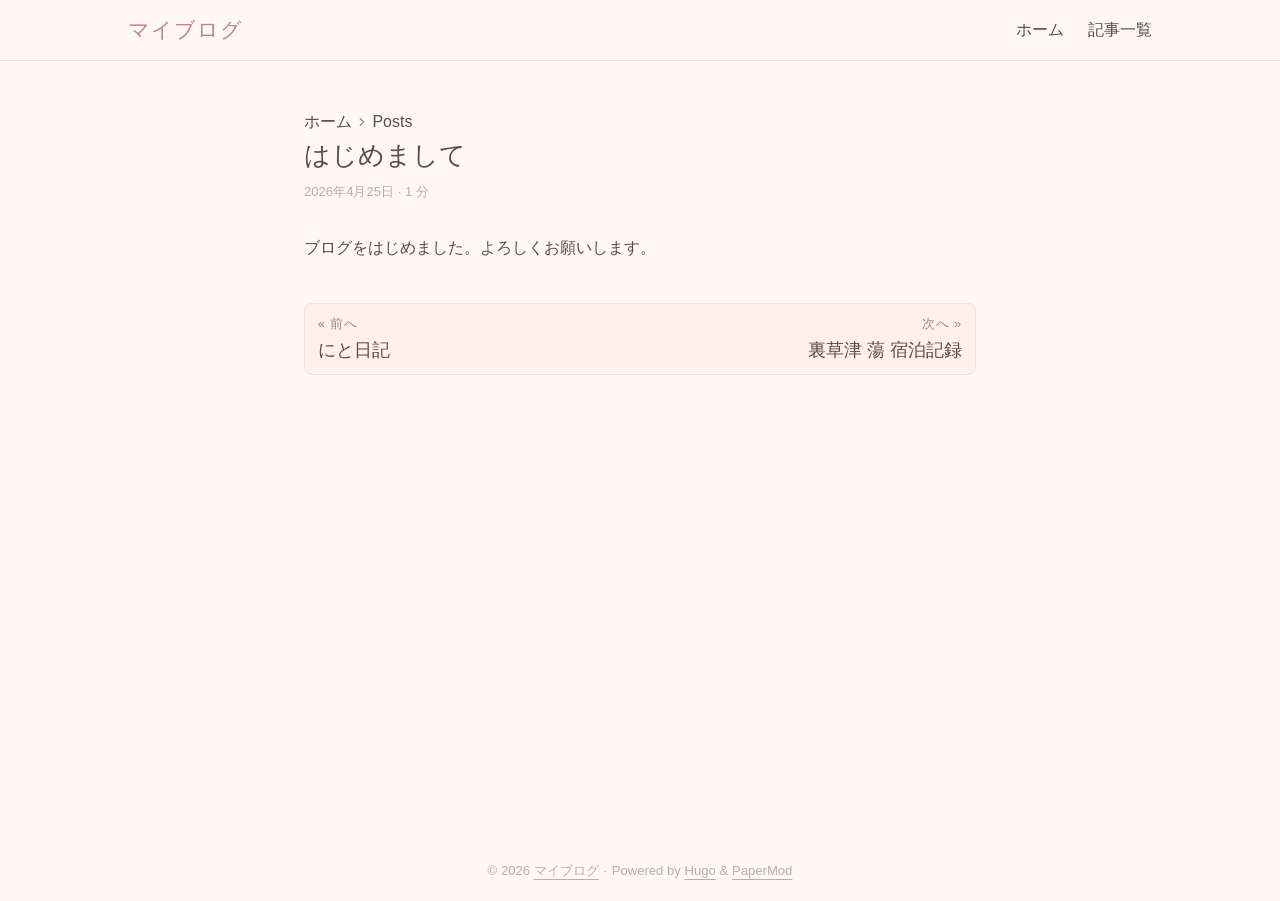
<file: posts/hajimemashite/index.html>
<!doctype html><html lang=ja dir=auto data-theme=auto><head><meta charset=utf-8><meta http-equiv=X-UA-Compatible content="IE=edge"><meta name=viewport content="width=device-width,initial-scale=1,shrink-to-fit=no"><meta name=robots content="index, follow"><title>はじめまして | マイブログ</title><meta name=keywords content><meta name=description content="ブログをはじめました。よろしくお願いします。"><meta name=author content><link rel=canonical href=https://my-blog.pages.dev/posts/hajimemashite/><link crossorigin=anonymous href=/assets/css/stylesheet.a21f10ceaceb6999eaa0fa94542dd4d9c0f89c5b6364242221279a5dacef98bc.css integrity="sha256-oh8QzqzraZnqoPqUVC3U2cD4nFtjZCQiISeaXazvmLw=" rel="preload stylesheet" as=style><link rel=icon href=https://my-blog.pages.dev/favicon.ico><link rel=icon type=image/png sizes=16x16 href=https://my-blog.pages.dev/favicon-16x16.png><link rel=icon type=image/png sizes=32x32 href=https://my-blog.pages.dev/favicon-32x32.png><link rel=apple-touch-icon href=https://my-blog.pages.dev/apple-touch-icon.png><link rel=mask-icon href=https://my-blog.pages.dev/safari-pinned-tab.svg><meta name=theme-color content="#2e2e33"><meta name=msapplication-TileColor content="#2e2e33"><link rel=alternate hreflang=ja href=https://my-blog.pages.dev/posts/hajimemashite/><noscript><style>#theme-toggle,.top-link{display:none}</style><style>@media(prefers-color-scheme:dark){:root{--theme:rgb(29, 30, 32);--entry:rgb(46, 46, 51);--primary:rgb(218, 218, 219);--secondary:rgb(155, 156, 157);--tertiary:rgb(65, 66, 68);--content:rgb(196, 196, 197);--code-block-bg:rgb(46, 46, 51);--code-bg:rgb(55, 56, 62);--border:rgb(51, 51, 51);color-scheme:dark}.list{background:var(--theme)}.toc{background:var(--entry)}}</style></noscript><script>localStorage.getItem("pref-theme")==="dark"?document.querySelector("html").dataset.theme="dark":localStorage.getItem("pref-theme")==="light"?document.querySelector("html").dataset.theme="light":window.matchMedia("(prefers-color-scheme: dark)").matches?document.querySelector("html").dataset.theme="dark":document.querySelector("html").dataset.theme="light"</script><meta property="og:url" content="https://my-blog.pages.dev/posts/hajimemashite/"><meta property="og:site_name" content="マイブログ"><meta property="og:title" content="はじめまして"><meta property="og:description" content="ブログをはじめました。よろしくお願いします。"><meta property="og:locale" content="ja"><meta property="og:type" content="article"><meta property="article:section" content="posts"><meta property="article:published_time" content="2026-04-25T00:00:00+00:00"><meta property="article:modified_time" content="2026-04-25T00:00:00+00:00"><meta name=twitter:card content="summary"><meta name=twitter:title content="はじめまして"><meta name=twitter:description content="ブログをはじめました。よろしくお願いします。"><script type=application/ld+json>{"@context":"https://schema.org","@type":"BreadcrumbList","itemListElement":[{"@type":"ListItem","position":1,"name":"Posts","item":"https://my-blog.pages.dev/posts/"},{"@type":"ListItem","position":2,"name":"はじめまして","item":"https://my-blog.pages.dev/posts/hajimemashite/"}]}</script><script type=application/ld+json>{"@context":"https://schema.org","@type":"BlogPosting","headline":"はじめまして","name":"はじめまして","description":"ブログをはじめました。よろしくお願いします。\n","keywords":[],"articleBody":"ブログをはじめました。よろしくお願いします。\n","wordCount":"1","inLanguage":"ja","datePublished":"2026-04-25T00:00:00Z","dateModified":"2026-04-25T00:00:00Z","mainEntityOfPage":{"@type":"WebPage","@id":"https://my-blog.pages.dev/posts/hajimemashite/"},"publisher":{"@type":"Organization","name":"マイブログ","logo":{"@type":"ImageObject","url":"https://my-blog.pages.dev/favicon.ico"}}}</script></head><body id=top><header class=header><nav class=header-nav><div class=logo><a href=https://my-blog.pages.dev/ accesskey=h title="マイブログ (Alt + H)">マイブログ</a><div class=logo-switches><button id=theme-toggle class=theme-toggle accesskey=t title="(Alt + T)" aria-label="Toggle theme">
<svg class="moon" width="18" height="18" viewBox="0 0 24 24" fill="none" stroke="currentColor" stroke-width="2" stroke-linecap="round" stroke-linejoin="round"><path d="M21 12.79A9 9 0 1111.21 3 7 7 0 0021 12.79z"/></svg>
<svg class="sun" width="18" height="18" viewBox="0 0 24 24" fill="none" stroke="currentColor" stroke-width="2" stroke-linecap="round" stroke-linejoin="round"><circle cx="12" cy="12" r="5"/><line x1="12" y1="1" x2="12" y2="3"/><line x1="12" y1="21" x2="12" y2="23"/><line x1="4.22" y1="4.22" x2="5.64" y2="5.64"/><line x1="18.36" y1="18.36" x2="19.78" y2="19.78"/><line x1="1" y1="12" x2="3" y2="12"/><line x1="21" y1="12" x2="23" y2="12"/><line x1="4.22" y1="19.78" x2="5.64" y2="18.36"/><line x1="18.36" y1="5.64" x2="19.78" y2="4.22"/></svg></button></div></div><ul id=menu class=menu><li><a href=https://my-blog.pages.dev/ title=ホーム><span>ホーム</span></a></li><li><a href=https://my-blog.pages.dev/posts/ title=記事一覧><span>記事一覧</span></a></li></ul></nav></header><main class=main><article class=post-single><header class=post-header><nav class=breadcrumbs role=navigation aria-label=Breadcrumb><a href=https://my-blog.pages.dev/>ホーム</a>
<svg viewBox="0 0 24 24" fill="none" stroke="currentColor" stroke-width="2" stroke-linecap="round" stroke-linejoin="round" class="feather feather-chevron-right"><polyline points="9 18 15 12 9 6"/></svg>
<a href=https://my-blog.pages.dev/posts/>Posts</a></nav><h1 class="post-title entry-hint-parent">はじめまして</h1><div class=post-meta><span title='2026-04-25 00:00:00 +0000 UTC'>2026年4月25日</span>&nbsp;·&nbsp;<span>1 分</span></div></header><div class="post-content md-content"><p>ブログをはじめました。よろしくお願いします。</p></div><footer class=post-footer><ul class=post-tags></ul><nav class=paginav><a class=prev href=https://my-blog.pages.dev/posts/post-1777303677182/><span class=title>« 前へ</span>
<span>にと日記</span>
</a><a class=next href=https://my-blog.pages.dev/posts/article2/><span class=title>次へ »</span>
<span>裏草津 蕩 宿泊記録</span></a></nav></footer></article></main><footer class=footer><span>&copy; 2026 <a href=https://my-blog.pages.dev/>マイブログ</a></span> ·
<span>Powered by
<a href=https://gohugo.io/ rel="noopener noreferrer" target=_blank>Hugo</a> &
<a href=https://github.com/adityatelange/hugo-PaperMod/ rel=noopener target=_blank>PaperMod</a></span></footer><a href=#top id=top-link class="top-link hidden" aria-label="go to top" title="Go to Top (Alt + G)" accesskey=g><svg viewBox="0 0 24 24" fill="none" stroke="currentColor" stroke-width="2" stroke-linecap="round" stroke-linejoin="round" class="feather feather-chevrons-up"><polyline points="17 11 12 6 7 11"/><polyline points="17 18 12 13 7 18"/></svg>
</a><script>let menu=document.getElementById("menu");if(menu){const e=localStorage.getItem("menu-scroll-position");e&&(menu.scrollLeft=parseInt(e,10)),menu.onscroll=function(){localStorage.setItem("menu-scroll-position",menu.scrollLeft)}}document.querySelectorAll('a[href^="#"]').forEach(e=>{e.addEventListener("click",function(e){e.preventDefault();var t=this.getAttribute("href").substr(1);window.matchMedia("(prefers-reduced-motion: reduce)").matches?document.querySelector(`[id='${decodeURIComponent(t)}']`).scrollIntoView():document.querySelector(`[id='${decodeURIComponent(t)}']`).scrollIntoView({behavior:"smooth"}),t==="top"?history.replaceState(null,null," "):history.pushState(null,null,`#${t}`)})})</script><script>var toplink=document.getElementById("top-link");window.onscroll=function(){const e=window.innerHeight;document.body.scrollTop>e||document.documentElement.scrollTop>e?toplink.classList.remove("hidden"):toplink.classList.add("hidden")}</script><script>document.getElementById("theme-toggle").addEventListener("click",()=>{const e=document.querySelector("html");e.dataset.theme==="dark"?(e.dataset.theme="light",localStorage.setItem("pref-theme","light")):(e.dataset.theme="dark",localStorage.setItem("pref-theme","dark"))})</script><script>document.querySelectorAll("pre > code").forEach(e=>{const n=e.parentNode.parentNode,t=document.createElement("button");t.classList.add("copy-code"),t.innerHTML="コピー";function s(){t.innerHTML="コピーされました!",setTimeout(()=>{t.innerHTML="コピー"},2e3)}t.addEventListener("click",t=>{if("clipboard"in navigator){navigator.clipboard.writeText(e.textContent),s();return}const n=document.createRange();n.selectNodeContents(e);const o=window.getSelection();o.removeAllRanges(),o.addRange(n);try{document.execCommand("copy"),s()}catch{}o.removeRange(n)}),n.classList.contains("highlight")?n.appendChild(t):n.parentNode.firstChild==n||(e.parentNode.parentNode.parentNode.parentNode.parentNode.nodeName=="TABLE"?e.parentNode.parentNode.parentNode.parentNode.parentNode.appendChild(t):e.parentNode.appendChild(t))})</script></body></html>
</file>
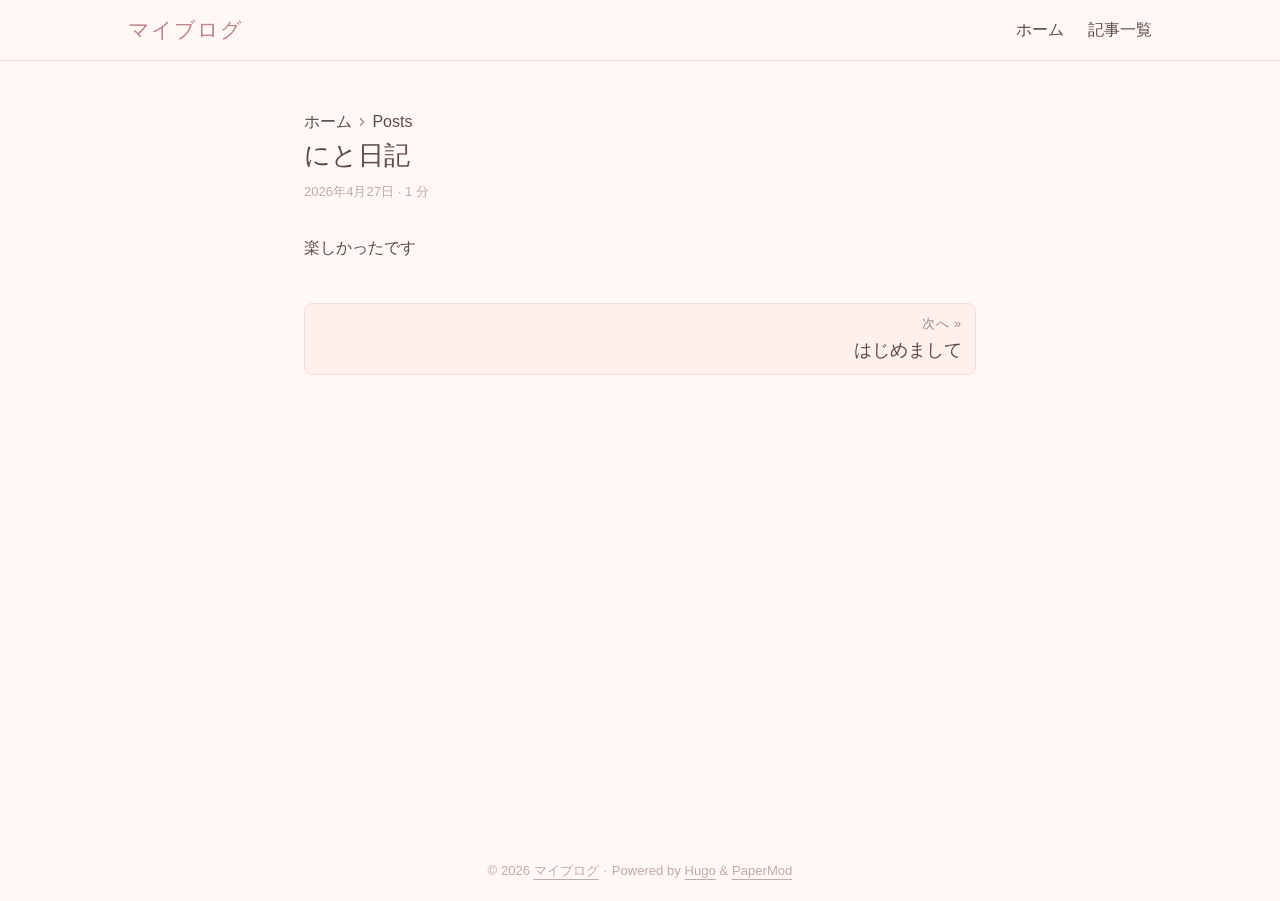
<file: posts/post-1777303677182/index.html>
<!doctype html><html lang=ja dir=auto data-theme=auto><head><meta charset=utf-8><meta http-equiv=X-UA-Compatible content="IE=edge"><meta name=viewport content="width=device-width,initial-scale=1,shrink-to-fit=no"><meta name=robots content="index, follow"><title>にと日記 | マイブログ</title><meta name=keywords content><meta name=description content="楽しかったです"><meta name=author content><link rel=canonical href=https://my-blog.pages.dev/posts/post-1777303677182/><link crossorigin=anonymous href=/assets/css/stylesheet.a21f10ceaceb6999eaa0fa94542dd4d9c0f89c5b6364242221279a5dacef98bc.css integrity="sha256-oh8QzqzraZnqoPqUVC3U2cD4nFtjZCQiISeaXazvmLw=" rel="preload stylesheet" as=style><link rel=icon href=https://my-blog.pages.dev/favicon.ico><link rel=icon type=image/png sizes=16x16 href=https://my-blog.pages.dev/favicon-16x16.png><link rel=icon type=image/png sizes=32x32 href=https://my-blog.pages.dev/favicon-32x32.png><link rel=apple-touch-icon href=https://my-blog.pages.dev/apple-touch-icon.png><link rel=mask-icon href=https://my-blog.pages.dev/safari-pinned-tab.svg><meta name=theme-color content="#2e2e33"><meta name=msapplication-TileColor content="#2e2e33"><link rel=alternate hreflang=ja href=https://my-blog.pages.dev/posts/post-1777303677182/><noscript><style>#theme-toggle,.top-link{display:none}</style><style>@media(prefers-color-scheme:dark){:root{--theme:rgb(29, 30, 32);--entry:rgb(46, 46, 51);--primary:rgb(218, 218, 219);--secondary:rgb(155, 156, 157);--tertiary:rgb(65, 66, 68);--content:rgb(196, 196, 197);--code-block-bg:rgb(46, 46, 51);--code-bg:rgb(55, 56, 62);--border:rgb(51, 51, 51);color-scheme:dark}.list{background:var(--theme)}.toc{background:var(--entry)}}</style></noscript><script>localStorage.getItem("pref-theme")==="dark"?document.querySelector("html").dataset.theme="dark":localStorage.getItem("pref-theme")==="light"?document.querySelector("html").dataset.theme="light":window.matchMedia("(prefers-color-scheme: dark)").matches?document.querySelector("html").dataset.theme="dark":document.querySelector("html").dataset.theme="light"</script><meta property="og:url" content="https://my-blog.pages.dev/posts/post-1777303677182/"><meta property="og:site_name" content="マイブログ"><meta property="og:title" content="にと日記"><meta property="og:description" content="楽しかったです"><meta property="og:locale" content="ja"><meta property="og:type" content="article"><meta property="article:section" content="posts"><meta property="article:published_time" content="2026-04-27T00:00:00+00:00"><meta property="article:modified_time" content="2026-04-27T00:00:00+00:00"><meta name=twitter:card content="summary"><meta name=twitter:title content="にと日記"><meta name=twitter:description content="楽しかったです"><script type=application/ld+json>{"@context":"https://schema.org","@type":"BreadcrumbList","itemListElement":[{"@type":"ListItem","position":1,"name":"Posts","item":"https://my-blog.pages.dev/posts/"},{"@type":"ListItem","position":2,"name":"にと日記","item":"https://my-blog.pages.dev/posts/post-1777303677182/"}]}</script><script type=application/ld+json>{"@context":"https://schema.org","@type":"BlogPosting","headline":"にと日記","name":"にと日記","description":"楽しかったです\n","keywords":[],"articleBody":"楽しかったです\n","wordCount":"1","inLanguage":"ja","datePublished":"2026-04-27T00:00:00Z","dateModified":"2026-04-27T00:00:00Z","mainEntityOfPage":{"@type":"WebPage","@id":"https://my-blog.pages.dev/posts/post-1777303677182/"},"publisher":{"@type":"Organization","name":"マイブログ","logo":{"@type":"ImageObject","url":"https://my-blog.pages.dev/favicon.ico"}}}</script></head><body id=top><header class=header><nav class=header-nav><div class=logo><a href=https://my-blog.pages.dev/ accesskey=h title="マイブログ (Alt + H)">マイブログ</a><div class=logo-switches><button id=theme-toggle class=theme-toggle accesskey=t title="(Alt + T)" aria-label="Toggle theme">
<svg class="moon" width="18" height="18" viewBox="0 0 24 24" fill="none" stroke="currentColor" stroke-width="2" stroke-linecap="round" stroke-linejoin="round"><path d="M21 12.79A9 9 0 1111.21 3 7 7 0 0021 12.79z"/></svg>
<svg class="sun" width="18" height="18" viewBox="0 0 24 24" fill="none" stroke="currentColor" stroke-width="2" stroke-linecap="round" stroke-linejoin="round"><circle cx="12" cy="12" r="5"/><line x1="12" y1="1" x2="12" y2="3"/><line x1="12" y1="21" x2="12" y2="23"/><line x1="4.22" y1="4.22" x2="5.64" y2="5.64"/><line x1="18.36" y1="18.36" x2="19.78" y2="19.78"/><line x1="1" y1="12" x2="3" y2="12"/><line x1="21" y1="12" x2="23" y2="12"/><line x1="4.22" y1="19.78" x2="5.64" y2="18.36"/><line x1="18.36" y1="5.64" x2="19.78" y2="4.22"/></svg></button></div></div><ul id=menu class=menu><li><a href=https://my-blog.pages.dev/ title=ホーム><span>ホーム</span></a></li><li><a href=https://my-blog.pages.dev/posts/ title=記事一覧><span>記事一覧</span></a></li></ul></nav></header><main class=main><article class=post-single><header class=post-header><nav class=breadcrumbs role=navigation aria-label=Breadcrumb><a href=https://my-blog.pages.dev/>ホーム</a>
<svg viewBox="0 0 24 24" fill="none" stroke="currentColor" stroke-width="2" stroke-linecap="round" stroke-linejoin="round" class="feather feather-chevron-right"><polyline points="9 18 15 12 9 6"/></svg>
<a href=https://my-blog.pages.dev/posts/>Posts</a></nav><h1 class="post-title entry-hint-parent">にと日記</h1><div class=post-meta><span title='2026-04-27 00:00:00 +0000 UTC'>2026年4月27日</span>&nbsp;·&nbsp;<span>1 分</span></div></header><div class="post-content md-content"><p>楽しかったです</p></div><footer class=post-footer><ul class=post-tags></ul><nav class=paginav><a class=next href=https://my-blog.pages.dev/posts/hajimemashite/><span class=title>次へ »</span>
<span>はじめまして</span></a></nav></footer></article></main><footer class=footer><span>&copy; 2026 <a href=https://my-blog.pages.dev/>マイブログ</a></span> ·
<span>Powered by
<a href=https://gohugo.io/ rel="noopener noreferrer" target=_blank>Hugo</a> &
<a href=https://github.com/adityatelange/hugo-PaperMod/ rel=noopener target=_blank>PaperMod</a></span></footer><a href=#top id=top-link class="top-link hidden" aria-label="go to top" title="Go to Top (Alt + G)" accesskey=g><svg viewBox="0 0 24 24" fill="none" stroke="currentColor" stroke-width="2" stroke-linecap="round" stroke-linejoin="round" class="feather feather-chevrons-up"><polyline points="17 11 12 6 7 11"/><polyline points="17 18 12 13 7 18"/></svg>
</a><script>let menu=document.getElementById("menu");if(menu){const e=localStorage.getItem("menu-scroll-position");e&&(menu.scrollLeft=parseInt(e,10)),menu.onscroll=function(){localStorage.setItem("menu-scroll-position",menu.scrollLeft)}}document.querySelectorAll('a[href^="#"]').forEach(e=>{e.addEventListener("click",function(e){e.preventDefault();var t=this.getAttribute("href").substr(1);window.matchMedia("(prefers-reduced-motion: reduce)").matches?document.querySelector(`[id='${decodeURIComponent(t)}']`).scrollIntoView():document.querySelector(`[id='${decodeURIComponent(t)}']`).scrollIntoView({behavior:"smooth"}),t==="top"?history.replaceState(null,null," "):history.pushState(null,null,`#${t}`)})})</script><script>var toplink=document.getElementById("top-link");window.onscroll=function(){const e=window.innerHeight;document.body.scrollTop>e||document.documentElement.scrollTop>e?toplink.classList.remove("hidden"):toplink.classList.add("hidden")}</script><script>document.getElementById("theme-toggle").addEventListener("click",()=>{const e=document.querySelector("html");e.dataset.theme==="dark"?(e.dataset.theme="light",localStorage.setItem("pref-theme","light")):(e.dataset.theme="dark",localStorage.setItem("pref-theme","dark"))})</script><script>document.querySelectorAll("pre > code").forEach(e=>{const n=e.parentNode.parentNode,t=document.createElement("button");t.classList.add("copy-code"),t.innerHTML="コピー";function s(){t.innerHTML="コピーされました!",setTimeout(()=>{t.innerHTML="コピー"},2e3)}t.addEventListener("click",t=>{if("clipboard"in navigator){navigator.clipboard.writeText(e.textContent),s();return}const n=document.createRange();n.selectNodeContents(e);const o=window.getSelection();o.removeAllRanges(),o.addRange(n);try{document.execCommand("copy"),s()}catch{}o.removeRange(n)}),n.classList.contains("highlight")?n.appendChild(t):n.parentNode.firstChild==n||(e.parentNode.parentNode.parentNode.parentNode.parentNode.nodeName=="TABLE"?e.parentNode.parentNode.parentNode.parentNode.parentNode.appendChild(t):e.parentNode.appendChild(t))})</script></body></html>
</file>
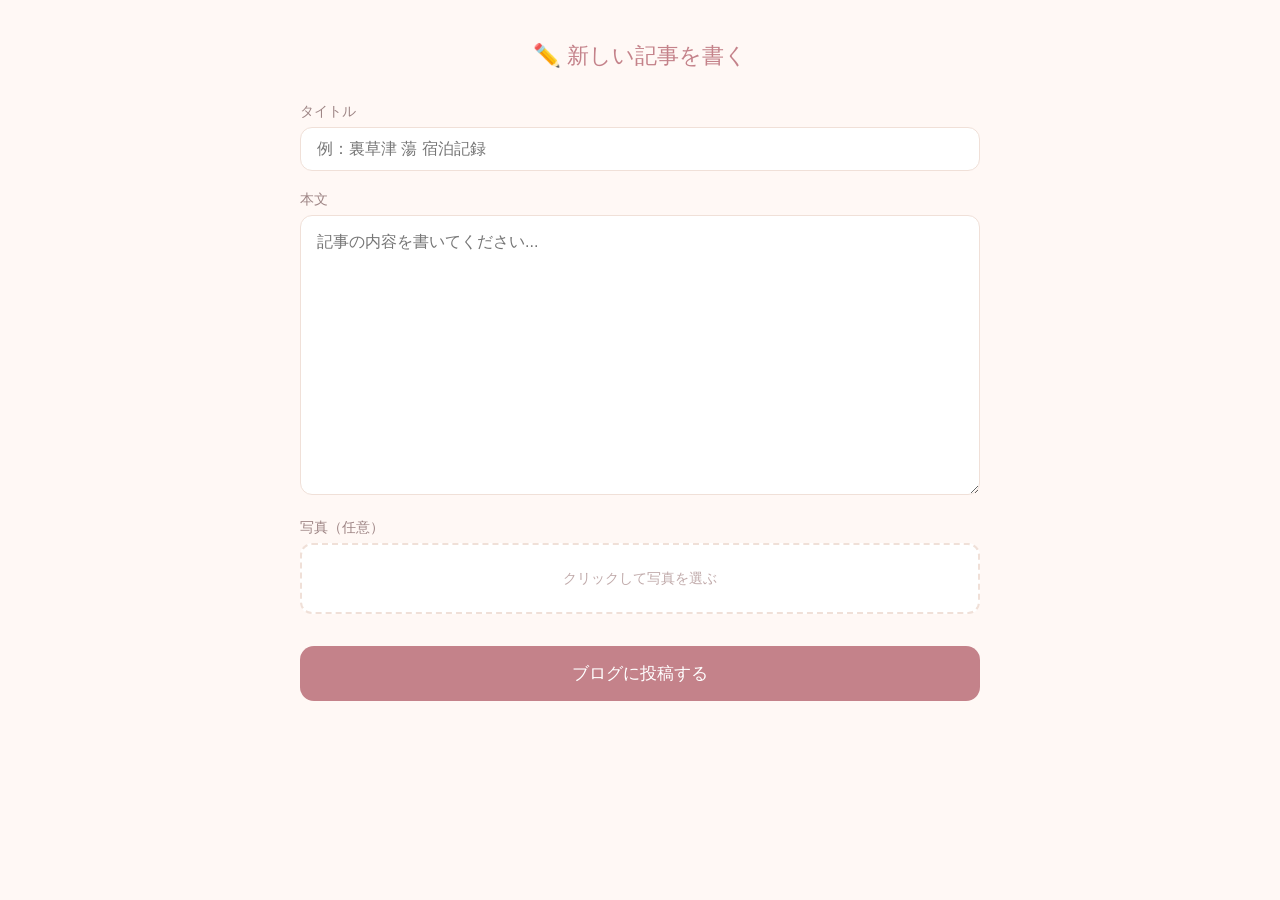
<file: post.html>
<!DOCTYPE html>
<html lang="ja">
<head>
  <meta charset="UTF-8">
  <meta name="viewport" content="width=device-width, initial-scale=1.0">
  <title>記事を書く</title>
  <style>
    * { box-sizing: border-box; margin: 0; padding: 0; }
    body {
      font-family: 'Helvetica Neue', sans-serif;
      background: #fff8f5;
      color: #5a4a4a;
      display: flex;
      justify-content: center;
      padding: 40px 20px;
      min-height: 100vh;
    }
    .container {
      width: 100%;
      max-width: 680px;
    }
    h1 {
      font-size: 1.4rem;
      font-weight: 500;
      color: #c4828a;
      margin-bottom: 32px;
      text-align: center;
    }
    label {
      display: block;
      font-size: 0.85rem;
      color: #9e8585;
      margin-bottom: 6px;
      margin-top: 20px;
    }
    input[type="text"], textarea {
      width: 100%;
      padding: 12px 16px;
      border: 1px solid #f0e0d8;
      border-radius: 12px;
      font-size: 1rem;
      font-family: inherit;
      color: #5a4a4a;
      background: #fff;
      outline: none;
      transition: border 0.2s;
    }
    input[type="text"]:focus, textarea:focus {
      border-color: #c4828a;
    }
    textarea {
      height: 280px;
      resize: vertical;
      line-height: 1.8;
    }
    .photo-area {
      border: 2px dashed #f0e0d8;
      border-radius: 12px;
      padding: 24px;
      text-align: center;
      cursor: pointer;
      background: #fff;
      transition: border 0.2s;
    }
    .photo-area:hover { border-color: #c4828a; }
    .photo-area p { color: #c0aaaa; font-size: 0.9rem; }
    #photo-preview {
      max-width: 100%;
      border-radius: 10px;
      margin-top: 12px;
      display: none;
    }
    #file-input { display: none; }
    .btn {
      width: 100%;
      padding: 16px;
      background: #c4828a;
      color: white;
      border: none;
      border-radius: 14px;
      font-size: 1.05rem;
      font-weight: 500;
      cursor: pointer;
      margin-top: 32px;
      transition: background 0.2s;
    }
    .btn:hover { background: #b57078; }
    .btn:disabled { background: #e0c0c4; cursor: not-allowed; }
    #status {
      margin-top: 16px;
      text-align: center;
      font-size: 0.9rem;
      color: #9e8585;
      min-height: 24px;
    }
    .success { color: #7aaa8a !important; font-weight: 500; }
    .error { color: #e07070 !important; }
  </style>
</head>
<body>
  <div class="container">
    <h1>✏️ 新しい記事を書く</h1>

    <label>タイトル</label>
    <input type="text" id="title" placeholder="例：裏草津 蕩 宿泊記録">

    <label>本文</label>
    <textarea id="body" placeholder="記事の内容を書いてください..."></textarea>

    <label>写真（任意）</label>
    <div class="photo-area" onclick="document.getElementById('file-input').click()">
      <p>クリックして写真を選ぶ</p>
      <img id="photo-preview">
    </div>
    <input type="file" id="file-input" accept="image/*">

    <button class="btn" onclick="publish()">ブログに投稿する</button>
    <div id="status"></div>
  </div>

  <script>
    let selectedFile = null;

    document.getElementById('file-input').addEventListener('change', function(e) {
      selectedFile = e.target.files[0];
      if (selectedFile) {
        const reader = new FileReader();
        reader.onload = function(ev) {
          const img = document.getElementById('photo-preview');
          img.src = ev.target.result;
          img.style.display = 'block';
          document.querySelector('.photo-area p').textContent = selectedFile.name;
        };
        reader.readAsDataURL(selectedFile);
      }
    });

    function publish() {
      const title = document.getElementById('title').value.trim();
      const body = document.getElementById('body').value.trim();
      if (!title) { alert('タイトルを入力してください'); return; }
      if (!body) { alert('本文を入力してください'); return; }

      const btn = document.querySelector('.btn');
      const status = document.getElementById('status');
      btn.disabled = true;
      status.textContent = '投稿中...';
      status.className = '';

      const now = new Date();
      const date = now.toISOString().split('T')[0];
      const slug = 'post-' + Date.now();
      const photoLine = selectedFile ? `\n![写真](/${selectedFile.name})\n` : '';

      const content = `---\ntitle: "${title}"\ndate: ${date}\ndraft: false\n---\n${photoLine}\n${body}`;

      fetch('http://localhost:3456/publish', {
        method: 'POST',
        headers: { 'Content-Type': 'application/json' },
        body: JSON.stringify({ slug, content, photo: selectedFile ? selectedFile.name : null, photoData: selectedFile ? document.getElementById('photo-preview').src : null })
      })
      .then(r => r.json())
      .then(data => {
        if (data.ok) {
          status.textContent = '✓ 投稿しました！数分後にブログに反映されます。';
          status.className = 'success';
          document.getElementById('title').value = '';
          document.getElementById('body').value = '';
          document.getElementById('photo-preview').style.display = 'none';
          document.querySelector('.photo-area p').textContent = 'クリックして写真を選ぶ';
          selectedFile = null;
        } else {
          throw new Error(data.error);
        }
      })
      .catch(() => {
        status.textContent = 'エラーが発生しました。サーバーが起動しているか確認してください。';
        status.className = 'error';
      })
      .finally(() => { btn.disabled = false; });
    }
  </script>
</body>
</html>
</file>
